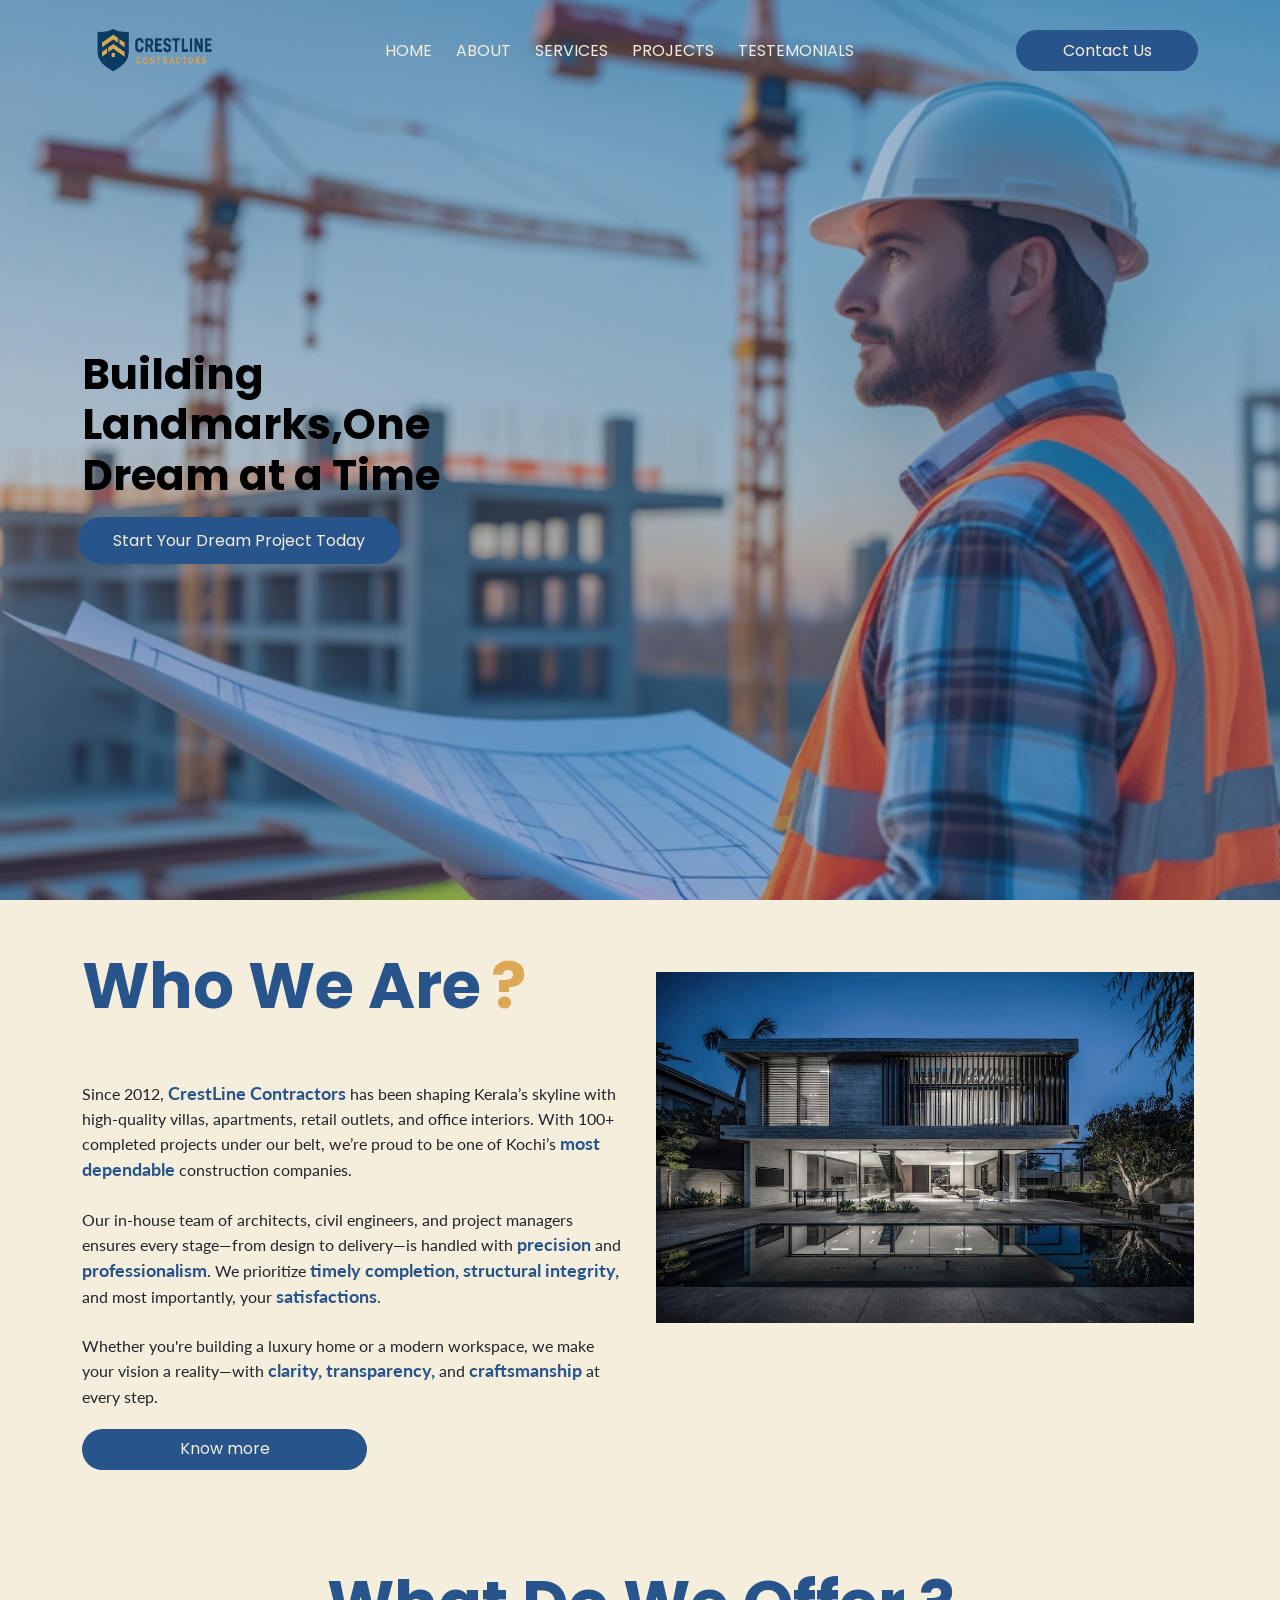
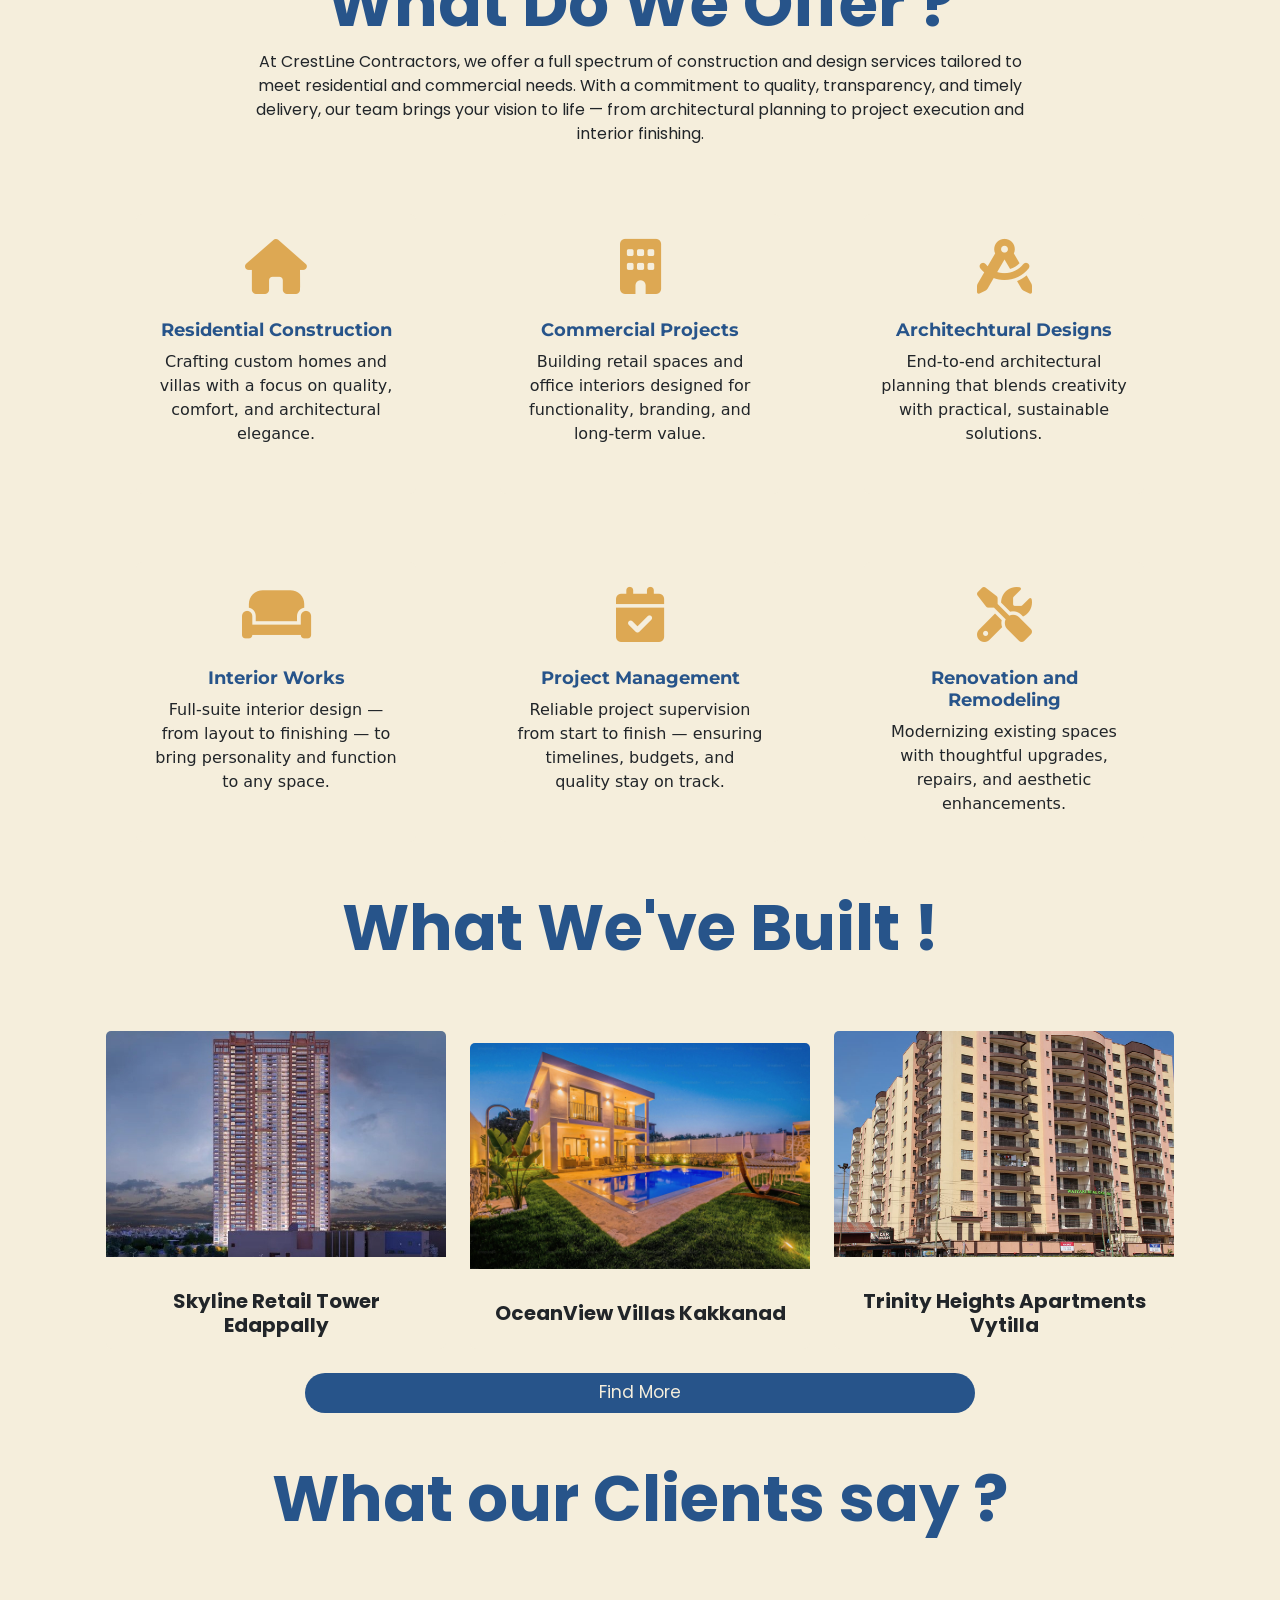
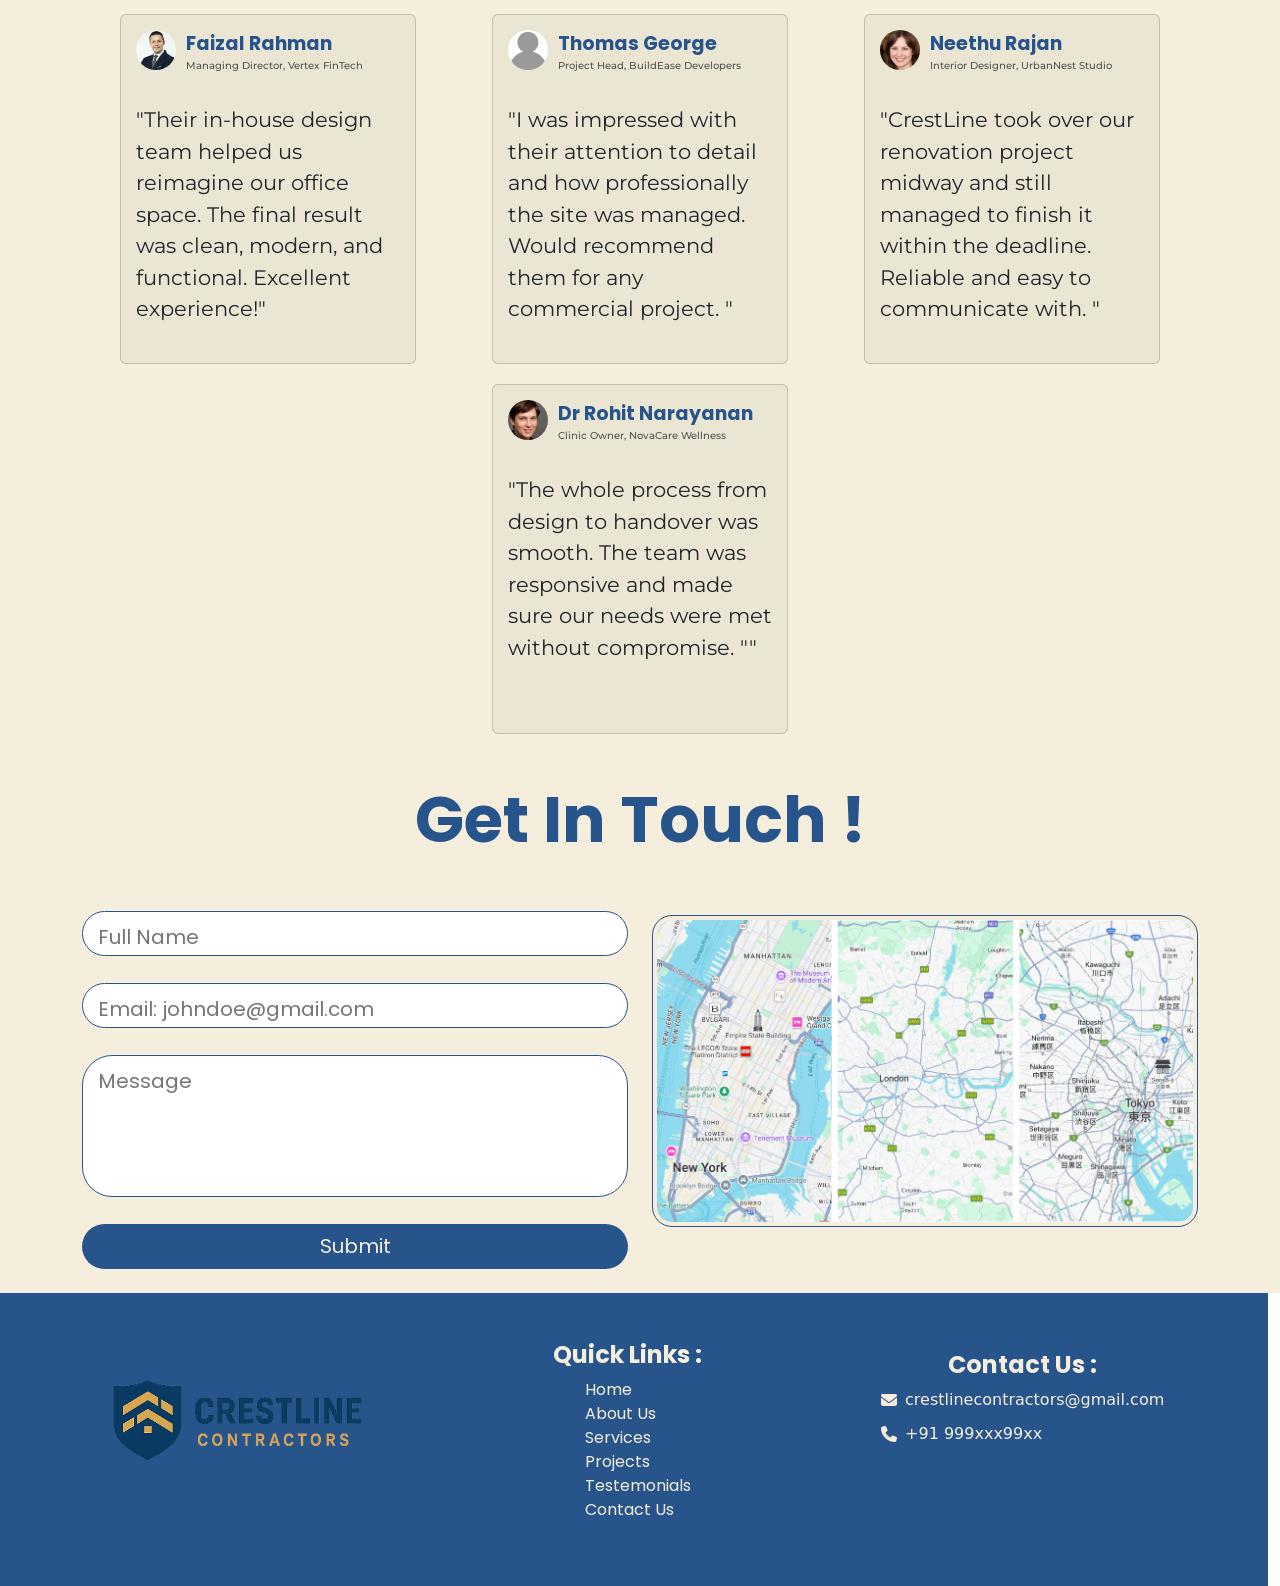
<file: index.html>
<!DOCTYPE html>
<html lang="en">

<head>
    <meta charset="UTF-8">
    <meta name="viewport" content="width=device-width, initial-scale=1.0">
    <link rel="icon" type="image/x-icon" href="assets/images/logo.png">
    <title>Crestline Contractors</title>
    <link rel="stylesheet" href="style.css">
    <link href="https://cdn.jsdelivr.net/npm/bootstrap@5.3.5/dist/css/bootstrap.min.css" rel="stylesheet"
        integrity="sha384-SgOJa3DmI69IUzQ2PVdRZhwQ+dy64/BUtbMJw1MZ8t5HZApcHrRKUc4W0kG879m7" crossorigin="anonymous">
    <link rel="stylesheet" href="https://cdnjs.cloudflare.com/ajax/libs/font-awesome/6.7.2/css/all.min.css"
        integrity="sha512-Evv84Mr4kqVGRNSgIGL/F/aIDqQb7xQ2vcrdIwxfjThSH8CSR7PBEakCr51Ck+w+/U6swU2Im1vVX0SVk9ABhg=="
        crossorigin="anonymous" referrerpolicy="no-referrer" />
    <link rel="stylesheet" href="https://cdnjs.cloudflare.com/ajax/libs/OwlCarousel2/2.3.4/assets/owl.carousel.min.css">
    <link rel="stylesheet"
        href="https://cdnjs.cloudflare.com/ajax/libs/OwlCarousel2/2.3.4/assets/owl.theme.default.css">
    <script src="https://cdnjs.cloudflare.com/ajax/libs/OwlCarousel2/2.2.1/owl.carousel.js"></script>

</head>

<body>
    <div class="full-width">
        <header id="home">
            <div class="container hamburger-container" id="hamburger-menu">
                <div class="hamburger-menu container">
                    <i class="fa-solid fa-xmark" id="ham-close-btn"></i>
                    <ul class="hamburger-links">
                        <a href="#home">
                            <li>HOME</li>
                        </a>
                        <a href="#about">
                            <li>ABOUT</li>
                        </a>
                        <a href="#services">
                            <li>SERVICES</li>
                        </a>
                        <a href="#projects">
                            <li>PROJECTS</li>
                        </a>
                        <a href="#testemonials">
                            <li>TESTEMONIALS</li>
                        </a>
                    </ul>
                    <a href="#contact-section">
                        <input type="button" value="Contact Us" class="ham-contact-btn mt-auto mb-auto">

                    </a>
                </div>
            </div>
            <div class="container nav-container">
                <div class="row navbar">
                    <img class="nav-logo" src="assets/images/Logo png.png" alt="">

                    <ul class="nav-links m-auto">
                        <a href="#home">
                            <li>HOME</li>
                        </a>
                        <a href="#about">
                            <li>ABOUT</li>
                        </a>
                        <a href="#services">
                            <li>SERVICES</li>
                        </a>
                        <a href="#projects">
                            <li>PROJECTS</li>
                        </a>
                        <a href="#testemonials">
                            <li>TESTEMONIALS</li>
                        </a>
                    </ul>

                    <div class=" contact-hamburger-row">
                        <a href="#contact-section">
                            <input type="button" value="Contact Us" class="nav-contact-btn mt-auto mb-auto">

                        </a>
                        <i class="fa-solid fa-bars ham-icon" id="hamburger-icon"></i>
                    </div>
                </div>
            </div>
            <div class="container cover-container">
                <div class="row col-md-6">
                    <h1 class="cover-title">Building Landmarks,One <br> Dream at a Time</h1>
                    <button class="cover-button">Start Your Dream Project Today</button>
                </div>
            </div>
        </header>

        <section class="about-section" id="about">
            <div class="container">
                <div class="row">
                    <div class="col-md-6">
                        <h1 class="about-title">Who We Are</h1>
                        <p class="about-text">Since 2012, <span>CrestLine Contractors</span> has been shaping Kerala’s
                            skyline
                            with high-quality villas, apartments, retail
                            outlets, and office interiors. With 100+ completed projects under our belt, we’re proud to
                            be
                            one of
                            Kochi’s
                            <span>most
                                dependable</span> construction companies. <br><br>
                            Our in-house team of architects, civil engineers, and project managers ensures every
                            stage—from
                            design to
                            delivery—is
                            handled with <span>precision</span> and <span>professionalism</span>. We prioritize <span>
                                timely
                                completion, structural integrity,</span> and most
                            importantly,
                            your <span>satisfactions</span>. <br><br>
                            Whether you're building a luxury home or a modern workspace, we make your vision a
                            reality—with
                            <span>clarity,
                                transparency,</span>
                            and <span>craftsmanship</span> at every step.
                        </p>
                        <button class="about-btn">Know more</button>
                    </div>
                    <div class="col-md-6 col-12">
                        <img src="assets/images/about image.jpg" alt="" class="about-cover pt-4">
                    </div>
                </div>
            </div>

        </section>

        <section class="service-section" id="services">
            <div class="container">
                <h1 class="service-title ">What Do We Offer ?</h1>
                <p class="service-description">At CrestLine Contractors, we offer a full spectrum of construction and
                    design services
                    tailored to meet residential and
                    commercial needs. With a commitment to quality, transparency, and timely delivery, our team brings
                    your vision to
                    life —
                    from architectural planning to project execution and interior finishing.</p>

                <div class="container">
                    <div class="row pt-5 service-card-row m-auto">
                        <div class="col-md-4">
                            <div class="card">
                                <i class="fa-solid fa-house card-icon "></i>
                                <div class="card-body">
                                    <h5 class="card-title">Residential Construction</h5>
                                    <p class="card-text">Crafting custom homes and villas with a focus on quality,
                                        comfort, and architectural elegance.</p>
                                </div>
                            </div>
                        </div>

                        <div class="col-md-4">
                            <div class="card">
                                <i class="fa-solid fa-building card-icon"></i>
                                <div class="card-body">
                                    <h5 class="card-title">Commercial Projects</h5>
                                    <p class="card-text">Building retail spaces and office interiors designed for
                                        functionality, branding, and long-term value.</p>
                                </div>
                            </div>
                        </div>

                        <div class="col-md-4">
                            <div class="card">
                                <i class="fa-solid fa-compass-drafting card-icon"></i>
                                <div class="card-body">
                                    <h5 class="card-title">Architechtural Designs</h5>
                                    <p class="card-text">End-to-end architectural planning that blends creativity with
                                        practical, sustainable solutions.</p>
                                </div>
                            </div>
                        </div>

                    </div>

                    <div class="row pt-5 service-card-row m-auto">
                        <div class="col-md-4">
                            <div class="card">
                                <i class="fa-solid fa-couch card-icon "></i>
                                <div class="card-body">
                                    <h5 class="card-title">Interior Works</h5>
                                    <p class="card-text">Full-suite interior design — from layout to finishing — to
                                        bring personality and function to any space.</p>
                                </div>
                            </div>
                        </div>

                        <div class="col-md-4">
                            <div class="card">
                                <i class="fa-solid fa-calendar-check card-icon"></i>
                                <div class="card-body">
                                    <h5 class="card-title">Project Management</h5>
                                    <p class="card-text">Reliable project supervision from start to finish — ensuring
                                        timelines, budgets, and quality stay on track.</p>
                                </div>
                            </div>
                        </div>

                        <div class="col-md-4">
                            <div class="card">
                                <i class="fa-solid fa-screwdriver-wrench card-icon"></i>
                                <div class="card-body">
                                    <h5 class="card-title">Renovation and Remodeling</h5>
                                    <p class="card-text">Modernizing existing spaces with thoughtful upgrades, repairs,
                                        and aesthetic enhancements.</p>
                                </div>
                            </div>
                        </div>

                    </div>

                </div>
            </div>
        </section>

        <section class="portfolio-section " id="projects">
            <div class="container">
                <h1 class="portfolio-title ">What We've Built !</h1>

                <div class="container">
                    <div class="row pt-5 m-auto service-card-row ">
                        <div class="col-md-4">
                            <div class="card portfolio-card">
                                <img class="card-img-top portfolio-card-img" src="assets/images/skyline edappally.jpg"
                                    alt="Card image cap">
                                <div class="card-body">
                                    <h5 class="card-title portfolio-card-title">Skyline Retail Tower Edappally</h5>
                                </div>
                            </div>
                        </div>

                        <div class="col-md-4">
                            <div class="card portfolio-card">
                                <img class="card-img-top portfolio-card-img" src="assets/images/oceanview kakkanad.jpg"
                                    alt="Card image cap">
                                <div class="card-body">
                                    <h5 class="card-title portfolio-card-title">OceanView Villas Kakkanad</h5>
                                </div>
                            </div>
                        </div>

                        <div class="col-md-4">
                            <div class="card portfolio-card">
                                <img class="card-img-top portfolio-card-img"
                                    src="assets/images/trinity heights vytilla.jpg" alt="Card image cap">
                                <div class="card-body">
                                    <h5 class="card-title portfolio-card-title">Trinity Heights Apartments Vytilla</h5>
                                </div>
                            </div>
                        </div>
                    </div>
                </div>

                <button class="projects-more-button mt-4 ">Find More </button>
            </div>
        </section>

        <section class="testemonials" id="testemonials">
            <h1 class="testemonials-title mt-5">What our Clients say ?</h1>

            <div class="testemony-container">
                <div class="row pt-5 m-auto container">

                    <div class="col-md-4 testemonial-cards">
                        <div class="card d-flex flex-column">
                            <div class="d-flex flex-row profile ">
                                <img src="assets/images/faizal rahman.jpg" alt=""
                                    class="rounded-circle testemonial-profile">
                                <div class="d-flex flex-column pl-2">
                                    <div class="testemonial-name">Faizal Rahman</div>
                                    <p class="text-muted testemonial-designation">Managing Director, Vertex FinTech</p>

                                </div>
                            </div>

                            <div class="testemonial-text">
                                "Their in-house design team helped us reimagine our office space. The final result was
                                clean, modern, and functional.
                                Excellent experience!"
                            </div>

                        </div>


                    </div>




                    <div class="col-md-4 testemonial-cards">
                        <div class="card d-flex flex-column">
                            <div class="d-flex flex-row profile ">
                                <img src="assets/images/thomas.jpg" alt="" class="rounded-circle testemonial-profile">
                                <div class="d-flex flex-column pl-2">
                                    <div class="testemonial-name">Thomas George</div>
                                    <p class="text-muted testemonial-designation">Project Head, BuildEase Developers</p>
                                </div>
                            </div>

                            <div class="testemonial-text">
                                "I was impressed with their attention to detail and how professionally the site was
                                managed. Would recommend them for
                                any commercial project. "
                            </div>

                        </div>


                    </div>

                    <div class="col-md-4 testemonial-cards">
                        <div class="card d-flex flex-column">
                            <div class="d-flex flex-row profile ">
                                <img src="assets/images/neethu rajan.jpg" alt=""
                                    class="rounded-circle testemonial-profile">
                                <div class="d-flex flex-column pl-2">
                                    <div class="testemonial-name">Neethu Rajan</div>
                                    <p class="text-muted testemonial-designation">Interior Designer, UrbanNest Studio
                                    </p>
                                </div>
                            </div>

                            <div class="testemonial-text">
                                "CrestLine took over our renovation project midway and still managed to finish it within
                                the deadline. Reliable and easy
                                to communicate with. "
                            </div>

                        </div>


                    </div>

                    <div class="col-md-4 testemonial-cards">
                        <div class="card d-flex flex-column">
                            <div class="d-flex flex-row profile ">
                                <img src="assets/images/dr rohit.jpg" alt="" class="rounded-circle testemonial-profile">
                                <div class="d-flex flex-column pl-2">
                                    <div class="testemonial-name">Dr Rohit Narayanan</div>
                                    <p class="text-muted testemonial-designation">Clinic Owner, NovaCare Wellness</p>
                                </div>
                            </div>

                            <div class="testemonial-text">
                                "The whole process from design to handover was smooth. The team was responsive and made
                                sure our needs were met without
                                compromise. ""
                            </div>

                        </div>


                    </div>

                </div>
            </div>
    </div>
    </section>

    <section class='contact-section pb-4' id="contact-section">
        <div class="container">
            <h1 class="contact-title mt-5">Get In Touch !</h1>
            <div class="row">
                <div class="col-md-6 mt-4">
                    <textarea class="contact-input-fields" placeholder="Full Name"></textarea>
                    <textarea class="contact-input-fields" placeholder="Email: johndoe@gmail.com"></textarea>
                    <textarea class="contact-input-fields contact-message-field" rows="4"
                        placeholder="Message"></textarea>

                    <input type="button" value="Submit" class="submit-btn">
                </div>
                <div class="col-md-6">
                    <a href="">
                        <img src="assets/images/maps image.png" alt="" class="map-image mt-5">
                    </a>
                </div>
            </div>
    </section>

    <footer class="p-5 row">
        <div class="col-md-4 col-12">
            <img src="assets/images/Logo png.png" alt="" class="footer-image">
        </div>
        <div class="col-md-4 col-12 d-flex">
            <div class="container quick-links">
            <h4 class="quick-links-title">Quick Links :</h4>
            <ul class="quick-link-items">
                <a href="#home">
                    <li>Home</li>
                </a>
                <a href="#about">
                    <li>About Us</li>
                </a>
                <a href="#services">
                    <li>Services</li>
                </a>
                <a href="#projects">
                    <li>Projects</li>
                </a>
                <a href="#testemonials">
                    <li>Testemonials</li>
                </a>
                <a href="#contact-section">
                    <li>Contact Us</li>
                </a>


            </ul>
        </div>
        </div>
        <div class="col-md-4 footer-contact mx-auto ">
            <h4 class="quick-links-title " style="text-align: center; margin-top: 10px;">Contact Us :</h4>
            <div class="d-flex contact-footer-row">
                <i class='fa-solid fa-envelope' style="color: #f5eedc;"></i>
                <p class="m-0" style="color: #f5eedc;">crestlinecontractors@gmail.com</p>
            </div>

            <div class="d-flex contact-footer-row">
                <i class='fa-solid fa-phone' style="color: #f5eedc;"></i>
                <p class="m-0" style="color: #f5eedc;">+91 999xxx99xx</p>
            </div>
        </div>

    </footer>

    </div>



    <script src="script.js"></script>
    <script src="https://cdn.jsdelivr.net/npm/bootstrap@5.3.5/dist/js/bootstrap.bundle.min.js"
        integrity="sha384-k6d4wzSIapyDyv1kpU366/PK5hCdSbCRGRCMv+eplOQJWyd1fbcAu9OCUj5zNLiq"
        crossorigin="anonymous"></script>
    <script src="https://cdn.jsdelivr.net/npm/@popperjs/core@2.11.8/dist/umd/popper.min.js"
        integrity="sha384-I7E8VVD/ismYTF4hNIPjVp/Zjvgyol6VFvRkX/vR+Vc4jQkC+hVqc2pM8ODewa9r"
        crossorigin="anonymous"></script>
    <script src="https://cdn.jsdelivr.net/npm/bootstrap@5.3.5/dist/js/bootstrap.min.js"
        integrity="sha384-VQqxDN0EQCkWoxt/0vsQvZswzTHUVOImccYmSyhJTp7kGtPed0Qcx8rK9h9YEgx+"
        crossorigin="anonymous"></script>
</body>

</html>
</file>
<file: style.css>
@import url('https://fonts.googleapis.com/css2?family=Poppins:ital,wght@0,100;0,200;0,300;0,400;0,500;0,600;0,700;0,800;0,900;1,100;1,200;1,300;1,400;1,500;1,600;1,700;1,800;1,900&display=swap');
@import url('https://fonts.googleapis.com/css2?family=Lato:ital,wght@0,100;0,300;0,400;0,700;0,900;1,100;1,300;1,400;1,700;1,900&family=Poppins:ital,wght@0,100;0,200;0,300;0,400;0,500;0,600;0,700;0,800;0,900;1,100;1,200;1,300;1,400;1,500;1,600;1,700;1,800;1,900&display=swap');
@import url('https://fonts.googleapis.com/css2?family=Lato:ital,wght@0,100;0,300;0,400;0,700;0,900;1,100;1,300;1,400;1,700;1,900&family=Montserrat:ital,wght@0,100..900;1,100..900&family=Poppins:ital,wght@0,100;0,200;0,300;0,400;0,500;0,600;0,700;0,800;0,900;1,100;1,200;1,300;1,400;1,500;1,600;1,700;1,800;1,900&display=swap');

* {
    box-sizing: border-box;
    margin: 0;
}

html {
    overflow-x: hidden;
}

body {
    overflow-x: hidden;
}

.full-width {
    overflow-x: hidden;
    overflow: hidden;
    background: #f5eedc;
    width: 100%;
    position: relative;
}

header {
    width: 100%;
    height: 100vh;
    background-image: url('assets/images/Cover\ Image.png');
    background-position: center;
    background-size: cover;
}

header .hamburger-container {
    display: flex;
    justify-content: flex-end;
    background-color: #f5eedc;
    height: 100%;
    width: 70%;
    right: 0;
    position: fixed;
    z-index: 10;
    transition: right 0.4s ease-in-out;
    right: -70%;
}

header .hamburger-container.show {
    right: 0;
}

header .hamburger-container .hamburger-links {
    list-style: none;
}

header .hamburger-container #ham-close-btn {
    display: flex;
    justify-content: flex-end;
    font-size: 2.5rem;
    color: #27548a;
    margin: 25px;
}

header .hamburger-container .hamburger-links a {
    text-decoration: none;
    color: #27548a;
}

header .hamburger-container .hamburger-links a li {
    margin-top: 2rem;
    width: 100%;
    display: block;
}

header .hamburger-container .ham-contact-btn {
    background-color: #27548a;
    border-radius: 30px;
    border: none;
    color: #f5eedc;
    font-family: "Poppins";
    font-size: 16px;
    height: 45px;
    width: 100%;
    margin-top: 2rem;

}

.navbar {
    display: flex;
}

header .nav-container .nav-logo {
    height: 85px;
    width: 165px;
    float: left;
}

header .nav-container .nav-links {
    display: flex;
    flex-direction: row;
    width: auto;
}

header .nav-container .nav-links a {
    text-decoration: none;
    color: #f5eedc;
}

header .nav-container .nav-links li {
    margin: .75rem;
    list-style: none;
    color: #f5eedc;
    font-family: "Poppins";
    font-weight: 400;
    font-size: 16px;
    position: relative;
}

header .nav-container .nav-links li:hover {
    cursor: pointer;
    color: #fff;
}

header .nav-container .nav-links li::before {
    content: "";
    position: absolute;
    width: 0%;
    bottom: -5px;
    left: 0;
    height: 3px;
    background-color: #DDA853;
    transition: all 0.5s;
}

header .nav-container .nav-links li:hover::before {
    width: 100%;
}

header .nav-container .contact-hamburger-row {
    width: auto;
    display: flex;
    align-items: center;
    gap: 1rem;
}

header .nav-container .ham-icon {
    font-weight: bold;
    color: #27548a;
    font-size: 2.5em;
}

header .nav-container .nav-contact-btn {
    width: 182px;
    height: 41px;
    background-color: #27548a;
    border-radius: 30px;
    border: none;
    color: #f5eedc;
    font-family: "Poppins";
    font-size: 16px;


}

header .nav-container .nav-contact-btn:hover {
    background-color: #DDA853;
    transition: ease-in-out 0.25s;
}

@media screen and (max-width:992px) {
    header .nav-container .nav-links {
        display: none;
    }

    header .nav-container .nav-contact-btn {
        display: none;
    }
}

@media screen and (min-width: 992px) {
    header .nav-container .ham-icon {
        display: none;
    }

    header .hamburger-container {
        display: none;
    }
}

header .cover-title {
    font-size: 42px;
    font-weight: bold;
    font-family: "Poppins", Tahoma, Verdana;
    color: #000000;
    overflow: hidden;
}

header .cover-button {
    width: 322px;
    height: 47px;
    border: none;
    border-radius: 30px;
    color: #f5eedc;
    font-family: "Poppins";
    font-size: 16px;
    font-weight: 400;
    background-color: #27548a;
    margin: 8px;
}

header .cover-button:hover {
    background-color: #DDA853;
    color: #fff;
    transition: 0.5s ease-in-out;
}

header .cover-button:hover::after {
    content: '→';
    padding-left: 5px;
}

header .cover-container {
    display: flex;
    height: 80vh;
    align-items: center;
}

.about-section {
    display: flex;
    width: 100%;
    background-color: #f5eedc;
    height: auto;
    padding-top: 3rem;
    padding-bottom: 3rem;
    align-items: center;
}

br {
    display: block;
}

.about-section .about-title {
    font-size: 64px;
    font-weight: bold;
    font-family: "Poppins";
    overflow: hidden;
    color: #27548a;
}

.about-section .about-title::after {
    content: '?';
    padding-left: 10px;
    color: #DDA853;
}

.about-section .about-text {
    font-family: "Lato";
    font-size: 26;
    padding-top: 3rem;
}

span {
    color: #27548a;
    font-weight: bold;
    font-size: 17.5px;
}

.about-section .about-btn {
    background-color: #27548a;
    border: none;
    border-radius: 30px;
    width: 285px;
    height: 41px;
    margin-top: 0.25rem;
    color: #f5eedc;
    font-family: "Poppins";
}

.about-section .about-btn:hover {
    background-color: #DDA853;
    color: #fff;
    transition: 0.25s ease-in-out;
}

.about-section .about-btn:hover::after {
    content: "→";
    padding-left: 5px;
}

.about-section .about-cover {
    width: 100%;
    height: auto;
    display: flex;
    justify-content: center;
    align-items: center;
    padding: 0.25rem;
}

.container-fluid {
    padding-left: 1rem;
    padding-right: 1rem;
}

.service-section {
    display: flex;
    width: 100%;
    background-color: #f5eedc;
    height: auto;
    padding-top: 3rem;
    padding-bottom: 3rem;
    align-items: center;
}

.service-title-after {
    color: #DDA853;
    font-size: 64px;
    font-weight: bold;
    font-family: "Poppins";
}

.service-section .service-title {
    font-size: 64px;
    font-weight: bold;
    font-family: "Poppins";
    overflow: hidden;
    color: #27548a;
    display: flex;
    justify-content: center;
    text-align: center;
}


.service-section .service-description {
    display: flex;
    margin: 0 auto;
    text-align: center;
    width: 70%;
    font-family: "Poppins";
}

.service-section .card {
    background-color: #f5eedc;
    border: none;
    width: 280px;
    height: 280px;
    margin: auto;
    margin-top: 20px;
}

.service-section .card .card-icon {
    font-size: 55px;
    text-align: center;
    margin-top: 15px;
    padding: 10px;
    color: #DDA853;
}

.service-section .card-title {
    text-align: center;
    color: #27548a;
    font-family: "Montserrat";
    font-weight: bold;
    font-size: 18px;
}

.service-section .card-text {
    text-align: center;
}

.portfolio-section {
    background-color: #f5eedc;
    width: 100%;
    height: auto;
}

.portfolio-section .portfolio-title {
    font-size: 64px;
    font-weight: bold;
    font-family: "Poppins";
    overflow: hidden;
    color: #27548a;
    display: flex;
    justify-content: center;
    text-align: center;
}

.portfolio-section .portfolio-card {
    width: auto;
    height: 306px;
    background-color: #f5eedc;
    border: none;
    margin: auto;
    display: flex;
    justify-content: center;
    margin-top: 20px;
    text-align: center;
    gap: 1rem;

}

.portfolio-section .portfolio-card .portfolio-card-img {
    object-fit: cover;
    height: 227px;
    aspect-ratio: 3/2;
}

.portfolio-section .portfolio-card .portfolio-card-title {
    font-weight: bold;
    font-family: 'Poppins';
    font-size: 20px;
}

.portfolio-section .projects-more-button {
    background-color: #27548a;
    color: #f5eedc;
    width: 60%;
    height: 40px;
    font-family: "Poppins";
    font-size: 17px;
    border: none;
    border-radius: 30px;
    display: block;
    margin: 0 auto;
}

.portfolio-section .projects-more-button:hover {
    background-color: #DDA853;
    color: #fff;
    transition: 0.25s ease-in-out;
}

.portfolio-section .projects-more-button:hover::after {
    content: "→";
    padding-left: 5px;
}

.testemonials {
    width: 100%;
    height: auto;
    background-color: #f5eedc;
}

.testemonials .testemonials-title {
    font-size: 64px;
    font-weight: bold;
    font-family: "Poppins";
    overflow: hidden;
    color: #27548a;
    display: flex;
    justify-content: center;
    text-align: center;
}

.testemonials .testemonial-cards {
    height: auto;
    width: 20rem;
    margin: auto;
}

.testemonials .testemonial-cards .testemonial-profile {
    width: 40px;
    height: 40px;
    object-fit: cover;
    border-radius: 50%;
}

.testemonials .testemonial-cards .profile {
    margin-left: 15px;
    margin-top: 15px;
}

.testemonials .testemonial-cards .testemonial-name {
    font-family: "Poppins";
    font-weight: bold;
    font-size: 19px;
    color: #27548a;
    margin-left: 10px;
}

.testemonials .testemonial-cards .testemonial-designation {
    font-size: 10px;
    font-family: 'Montserrat';
    font-weight: 500;
    color: #000000;
    margin-left: 10px;
}

.testemonials .testemonial-cards .testemonial-text {
    margin: 15px;
    font-size: 21px;
    font-family: 'Montserrat';
}

.testemonials .card {
    height: 350px;
    background-color: #EBE5D4;
    margin-top: 20px;
}

.contact-section {
    width: 100%;
    display: flex;
    background-color: #f5eedc;
}

.contact-section .contact-title {
    font-size: 64px;
    font-weight: bold;
    font-family: "Poppins";
    overflow: hidden;
    color: #27548a;
    display: flex;
    justify-content: center;
    text-align: center;
}

.contact-section .contact-input-fields {
    width: 100%;
    height: 45px;
    border-radius: 30px;
    border: 1px solid #27548a;
    margin-top: 20px;
    font-family: "Poppins";
    font-size: 20px;
    padding-left: 15px;
    box-sizing: border-box;
    padding-top: 10px;
    padding-bottom: 10px;
    overflow: hidden;
    resize: none;
}

textarea:focus {
    border: 1px solid #27548a;
    outline: none;
}

.contact-section .contact-message-field {
    height: auto;
}

.contact-section .submit-btn {
    width: 100%;
    height: 45px;
    border: none;
    background-color: #27548a;
    font-size: 20px;
    color: #f5eedc;
    font-family: "Poppins";
    border-radius: 30px;
    margin-top: 20px;
}

.contact-section .map-image {
    width: 100%;
    height: auto;
    display: flex;
    justify-content: center;
    align-items: center;
    padding: 0.25rem;
    border: 0.5px solid #27548a;
    border-radius: 20px;
}

footer {
    height: auto;
    width: 100%;
    background-color: #27548a;
}

footer .footer-image {
    height: 10rem;
    width: auto;
    display: flex;
    margin: auto;
}

footer .quick-links {
    width: auto;
    margin: auto;
}

footer .quick-links-title {
    color: #f5eedc;
    font-weight: bold;
    font-family: 'Poppins';
}

footer .quick-link-items {
    list-style: none;
}

footer .quick-link-items a {
    text-decoration: none;
    color: #f5eedc;
}

footer .quick-link-items li {
    font-family: 'Poppins';
    font-weight: 400;
}

footer .contact-footer-row{
    display: flex;
    align-items: center;
    gap: 8px;
    margin-bottom: 10px;
    
}
footer .footer-contact{
    width: auto;
}
</file>
